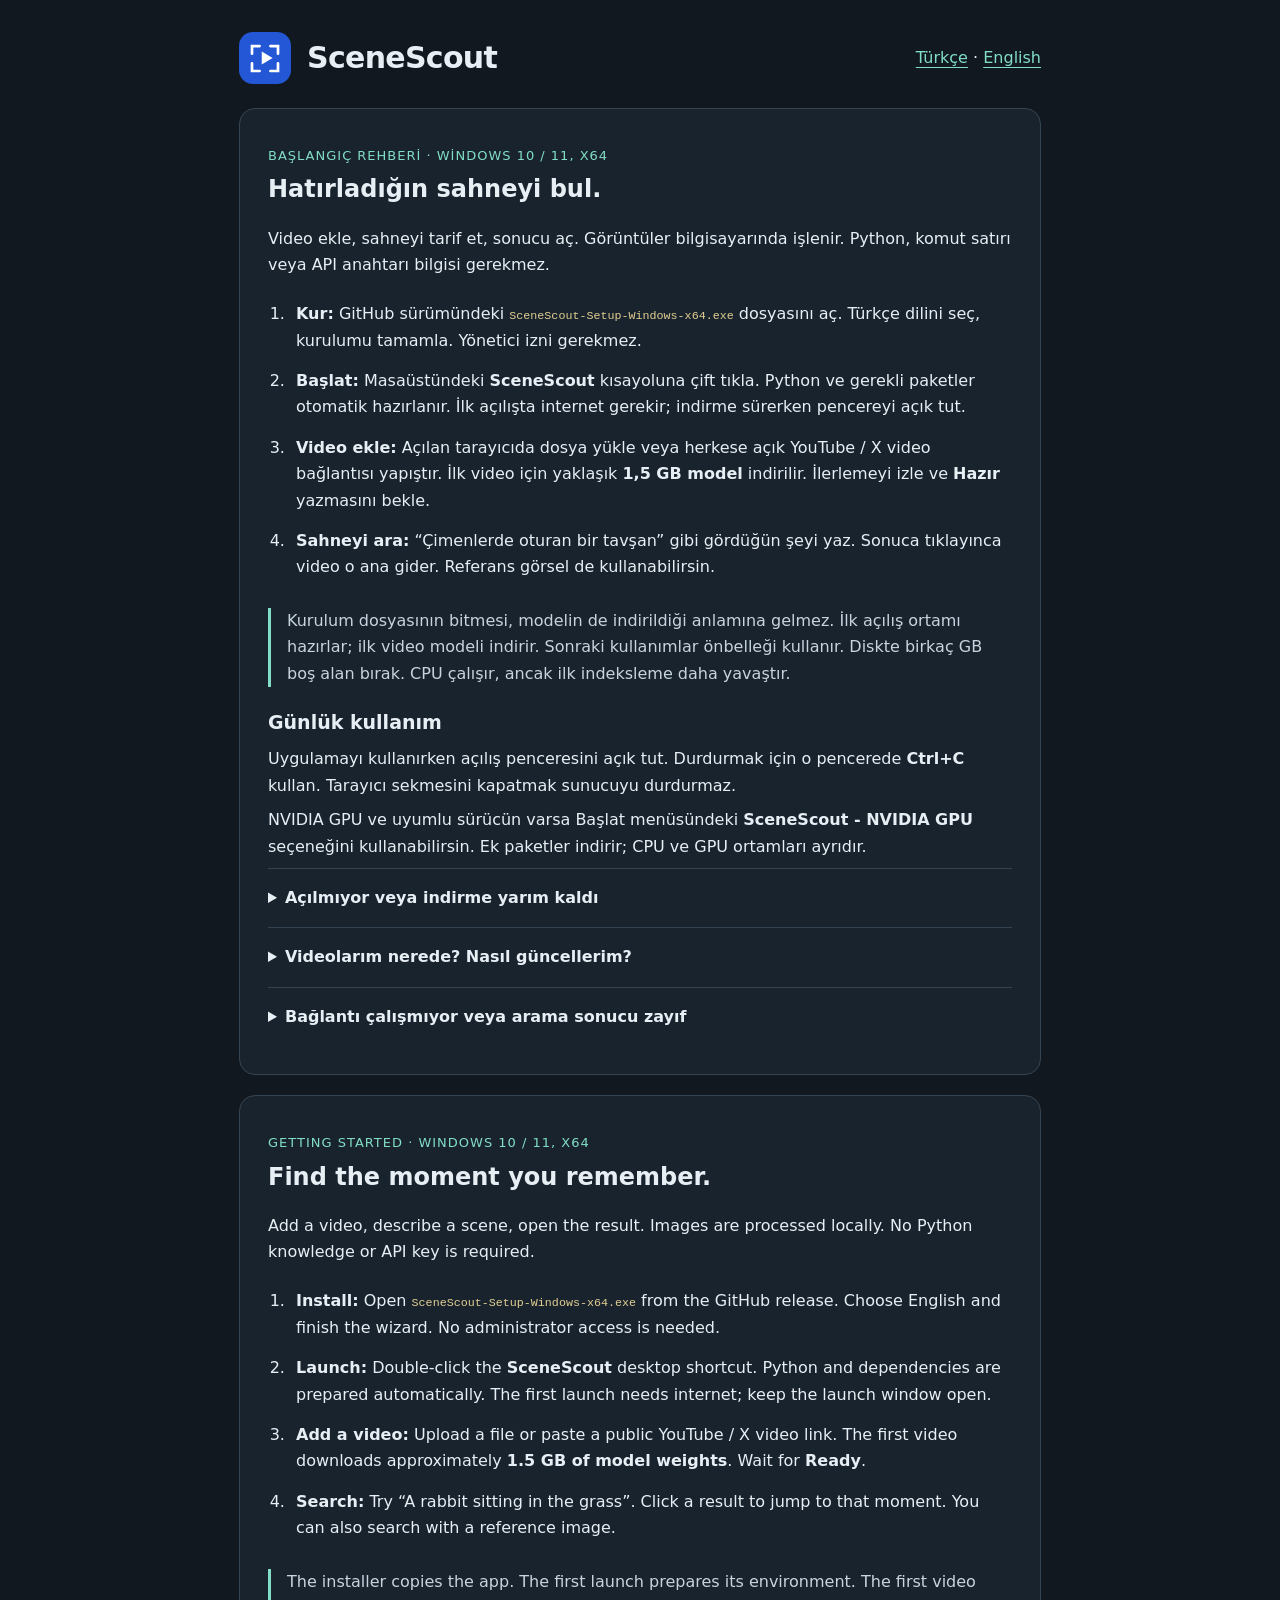
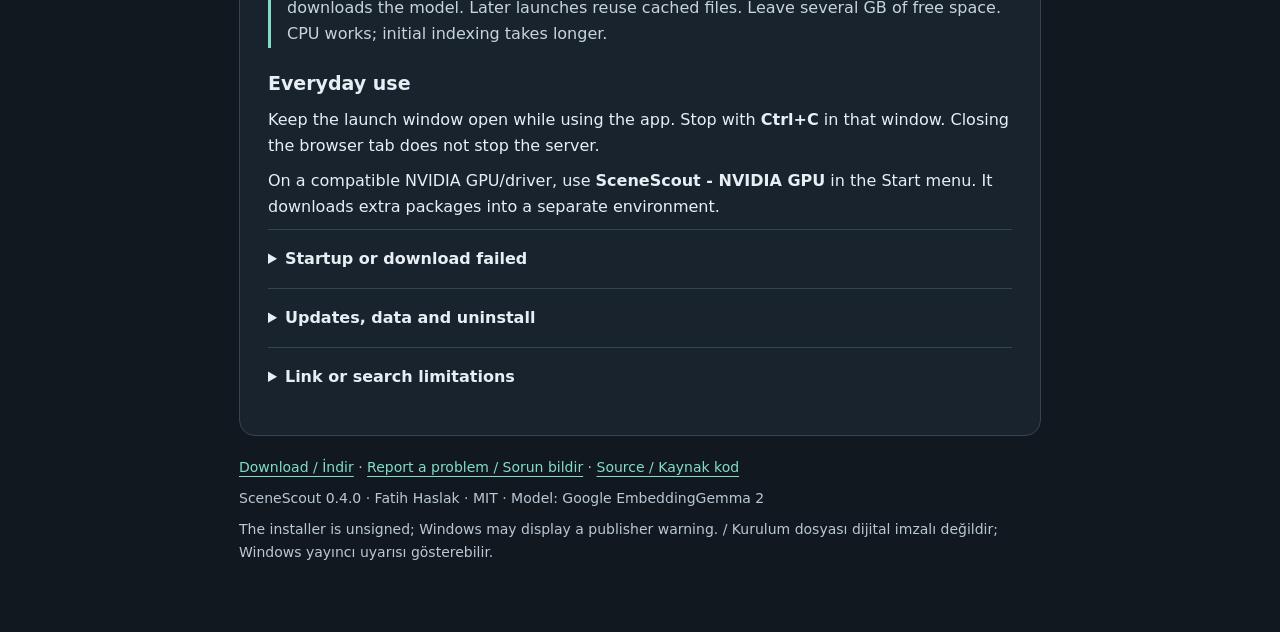
<file: QUICKSTART.html>
<!doctype html>
<html lang="tr">
  <head>
    <meta charset="utf-8" />
    <meta name="viewport" content="width=device-width,initial-scale=1" />
    <link rel="icon" href="src/scenescout/static/logo.svg" type="image/svg+xml" />
    <title>SceneScout · Başlangıç / Getting started</title>
    <style>
      :root {
        color-scheme: dark;
        font-family: "Segoe UI", system-ui, sans-serif;
        background: #111820;
        color: #e7eef4;
      }
      * {
        box-sizing: border-box;
      }
      body {
        max-width: 850px;
        margin: auto;
        padding: 32px 24px 60px;
        line-height: 1.65;
      }
      header {
        display: flex;
        align-items: center;
        gap: 16px;
        margin-bottom: 24px;
      }
      header img {
        width: 52px;
      }
      h1 {
        font-size: 30px;
        margin: 0;
        letter-spacing: -0.7px;
      }
      h2 {
        font-size: 24px;
        line-height: 1.3;
        margin-top: 0;
      }
      h3 {
        font-size: 19px;
        margin-bottom: 4px;
      }
      p {
        margin: 8px 0;
      }
      a {
        color: #81dec5;
        text-underline-offset: 4px;
      }
      nav {
        margin-left: auto;
      }
      section {
        background: #19232e;
        border: 1px solid #354452;
        border-radius: 16px;
        padding: 28px;
        margin: 20px 0;
      }
      ol {
        padding-left: 22px;
      }
      li {
        padding: 7px 0 7px 6px;
      }
      .note {
        border-left: 3px solid #81dec5;
        padding-left: 16px;
        margin: 20px 0;
        color: #c7d4df;
      }
      code {
        font-size: 0.9em;
        color: #e3cf91;
        overflow-wrap: anywhere;
      }
      summary {
        cursor: pointer;
        font-weight: 600;
        padding: 8px 0;
      }
      details {
        border-top: 1px solid #354452;
        padding: 8px 0;
      }
      .tag {
        color: #81dec5;
        font-size: 13px;
        letter-spacing: 1px;
        text-transform: uppercase;
      }
      footer {
        color: #bac8d4;
        font-size: 14px;
      }
      @media (max-width: 560px) {
        body {
          padding: 20px 16px;
        }
        section {
          padding: 20px;
        }
        header {
          flex-wrap: wrap;
        }
        nav {
          margin-left: 0;
        }
      }
    </style>
  </head>
  <body>
    <header>
      <img src="src/scenescout/static/logo.svg" alt="" />
      <h1>SceneScout</h1>
      <nav aria-label="Language"><a href="#turkce">Türkçe</a> · <a href="#english">English</a></nav>
    </header>
    <section id="turkce" aria-labelledby="tr-title">
      <p class="tag">Başlangıç rehberi · Windows 10 / 11, x64</p>
      <h2 id="tr-title">Hatırladığın sahneyi bul.</h2>
      <p>
        Video ekle, sahneyi tarif et, sonucu aç. Görüntüler bilgisayarında işlenir. Python, komut
        satırı veya API anahtarı bilgisi gerekmez.
      </p>
      <ol>
        <li>
          <strong>Kur:</strong> GitHub sürümündeki
          <code>SceneScout-Setup-Windows-x64.exe</code> dosyasını aç. Türkçe dilini seç, kurulumu
          tamamla. Yönetici izni gerekmez.
        </li>
        <li>
          <strong>Başlat:</strong> Masaüstündeki <strong>SceneScout</strong> kısayoluna çift tıkla.
          Python ve gerekli paketler otomatik hazırlanır. İlk açılışta internet gerekir; indirme
          sürerken pencereyi açık tut.
        </li>
        <li>
          <strong>Video ekle:</strong> Açılan tarayıcıda dosya yükle veya herkese açık YouTube / X
          video bağlantısı yapıştır. İlk video için yaklaşık
          <strong>1,5 GB model</strong> indirilir. İlerlemeyi izle ve
          <strong>Hazır</strong> yazmasını bekle.
        </li>
        <li>
          <strong>Sahneyi ara:</strong> “Çimenlerde oturan bir tavşan” gibi gördüğün şeyi yaz.
          Sonuca tıklayınca video o ana gider. Referans görsel de kullanabilirsin.
        </li>
      </ol>
      <p class="note">
        Kurulum dosyasının bitmesi, modelin de indirildiği anlamına gelmez. İlk açılış ortamı
        hazırlar; ilk video modeli indirir. Sonraki kullanımlar önbelleği kullanır. Diskte birkaç GB
        boş alan bırak. CPU çalışır, ancak ilk indeksleme daha yavaştır.
      </p>
      <h3>Günlük kullanım</h3>
      <p>
        Uygulamayı kullanırken açılış penceresini açık tut. Durdurmak için o pencerede
        <strong>Ctrl+C</strong> kullan. Tarayıcı sekmesini kapatmak sunucuyu durdurmaz.
      </p>
      <p>
        NVIDIA GPU ve uyumlu sürücün varsa Başlat menüsündeki
        <strong>SceneScout - NVIDIA GPU</strong> seçeneğini kullanabilirsin. Ek paketler indirir;
        CPU ve GPU ortamları ayrıdır.
      </p>
      <details>
        <summary>Açılmıyor veya indirme yarım kaldı</summary>
        <p>
          İnternet bağlantısını ve boş alanı kontrol et, kısayolu yeniden aç. Son hata ve kurulum
          kaydı <code>%LOCALAPPDATA%\SceneScout\Logs\setup-cpu.log</code> dosyasındadır. GPU
          açılışında dosya <code>setup-cuda.log</code> olur. Sorun bildirirken kişisel yolları ve
          video adreslerini kayıttan çıkart.
        </p>
        <p>
          Tarayıcı kendiliğinden açılmazsa
          <a href="http://127.0.0.1:8765">127.0.0.1:8765</a> adresini aç. Bu adres yalnızca uygulama
          çalışırken kullanılabilir.
        </p>
      </details>
      <details>
        <summary>Videolarım nerede? Nasıl güncellerim?</summary>
        <p>
          Kurulum dosyaları <code>%LOCALAPPDATA%\Programs\SceneScout</code>; video kopyaları ve
          indeksler <code>%LOCALAPPDATA%\SceneScout\Data</code> klasöründedir. Güncellemeden önce
          uygulamayı Ctrl+C ile durdur, yeni kurulum dosyasını çalıştır. Video arşivi korunur.
          Windows Ayarlar → Uygulamalar üzerinden kaldırınca da veriler tutulur. Kalıcı silmek
          istersen önce yedekle, sonra veri klasörünü kendin sil.
        </p>
        <p>
          ZIP kullanıyorsan önce çıkart ve <code>Start.cmd</code> dosyasını aç. ZIP arşivi kendi
          <code>.data</code> klasörünü kullanır; yükseltirken bu klasörü yeni klasöre kopyala. Eski
          ZIP arşivi otomatik taşınmaz.
        </p>
      </details>
      <details>
        <summary>Bağlantı çalışmıyor veya arama sonucu zayıf</summary>
        <p>
          Tekil, herkese açık YouTube/Shorts ve X videoları desteklenir. Giriş isteyen, özel, canlı
          veya platformun engellediği içerikler indirilemeyebilir. Elindeki video dosyasını
          yükleyebilirsin.
        </p>
        <p>
          Görünen nesneleri ve ortamı tarif et. Bu sürüm konuşmayı dinlemez ve özet üretmez.
          Benzerlik puanı doğruluk yüzdesi değildir. Çok yüksek filtre doğru sonuçları da
          gizleyebilir.
        </p>
      </details>
    </section>
    <section id="english" lang="en" aria-labelledby="en-title">
      <p class="tag">Getting started · Windows 10 / 11, x64</p>
      <h2 id="en-title">Find the moment you remember.</h2>
      <p>
        Add a video, describe a scene, open the result. Images are processed locally. No Python
        knowledge or API key is required.
      </p>
      <ol>
        <li>
          <strong>Install:</strong> Open <code>SceneScout-Setup-Windows-x64.exe</code> from the
          GitHub release. Choose English and finish the wizard. No administrator access is needed.
        </li>
        <li>
          <strong>Launch:</strong> Double-click the <strong>SceneScout</strong> desktop shortcut.
          Python and dependencies are prepared automatically. The first launch needs internet; keep
          the launch window open.
        </li>
        <li>
          <strong>Add a video:</strong> Upload a file or paste a public YouTube / X video link. The
          first video downloads approximately <strong>1.5 GB of model weights</strong>. Wait for
          <strong>Ready</strong>.
        </li>
        <li>
          <strong>Search:</strong> Try “A rabbit sitting in the grass”. Click a result to jump to
          that moment. You can also search with a reference image.
        </li>
      </ol>
      <p class="note">
        The installer copies the app. The first launch prepares its environment. The first video
        downloads the model. Later launches reuse cached files. Leave several GB of free space. CPU
        works; initial indexing takes longer.
      </p>
      <h3>Everyday use</h3>
      <p>
        Keep the launch window open while using the app. Stop with <strong>Ctrl+C</strong> in that
        window. Closing the browser tab does not stop the server.
      </p>
      <p>
        On a compatible NVIDIA GPU/driver, use <strong>SceneScout - NVIDIA GPU</strong> in the Start
        menu. It downloads extra packages into a separate environment.
      </p>
      <details>
        <summary>Startup or download failed</summary>
        <p>
          Check internet access and disk space, then launch again. Setup logs:
          <code>%LOCALAPPDATA%\SceneScout\Logs\setup-cpu.log</code> or <code>setup-cuda.log</code>.
          Remove personal paths and video URLs before sharing a log.
        </p>
        <p>
          If the browser does not open, visit
          <a href="http://127.0.0.1:8765">127.0.0.1:8765</a> while the app is running.
        </p>
      </details>
      <details>
        <summary>Updates, data and uninstall</summary>
        <p>
          App files: <code>%LOCALAPPDATA%\Programs\SceneScout</code>. Video copies and indexes:
          <code>%LOCALAPPDATA%\SceneScout\Data</code>. Stop the app with Ctrl+C before running a
          newer installer. Updates and uninstall preserve your library. Uninstall using Windows
          Settings → Apps. Back up and delete the data folder yourself if you want to erase it
          permanently.
        </p>
        <p>
          For the portable ZIP, extract first and open <code>Start.cmd</code>. Its library is in
          <code>.data</code> inside that folder. Copy it when upgrading. Existing ZIP libraries are
          not migrated automatically.
        </p>
      </details>
      <details>
        <summary>Link or search limitations</summary>
        <p>
          Single public YouTube/Shorts and X videos are supported. Private, live, login-required or
          platform-blocked videos may fail. You can upload a local copy instead. Describe visible
          objects and surroundings. This release searches images, not speech, and does not generate
          summaries. Similarity is not an accuracy percentage.
        </p>
      </details>
    </section>
    <footer>
      <p>
        <a href="https://github.com/Fatih-Haslak/scenescout/releases/latest">Download / İndir</a> ·
        <a href="https://github.com/Fatih-Haslak/scenescout/issues"
          >Report a problem / Sorun bildir</a
        >
        · <a href="https://github.com/Fatih-Haslak/scenescout">Source / Kaynak kod</a>
      </p>
      <p>SceneScout 0.4.0 · Fatih Haslak · MIT · Model: Google EmbeddingGemma 2</p>
      <p>
        The installer is unsigned; Windows may display a publisher warning. / Kurulum dosyası
        dijital imzalı değildir; Windows yayıncı uyarısı gösterebilir.
      </p>
    </footer>
  </body>
</html>
</file>
